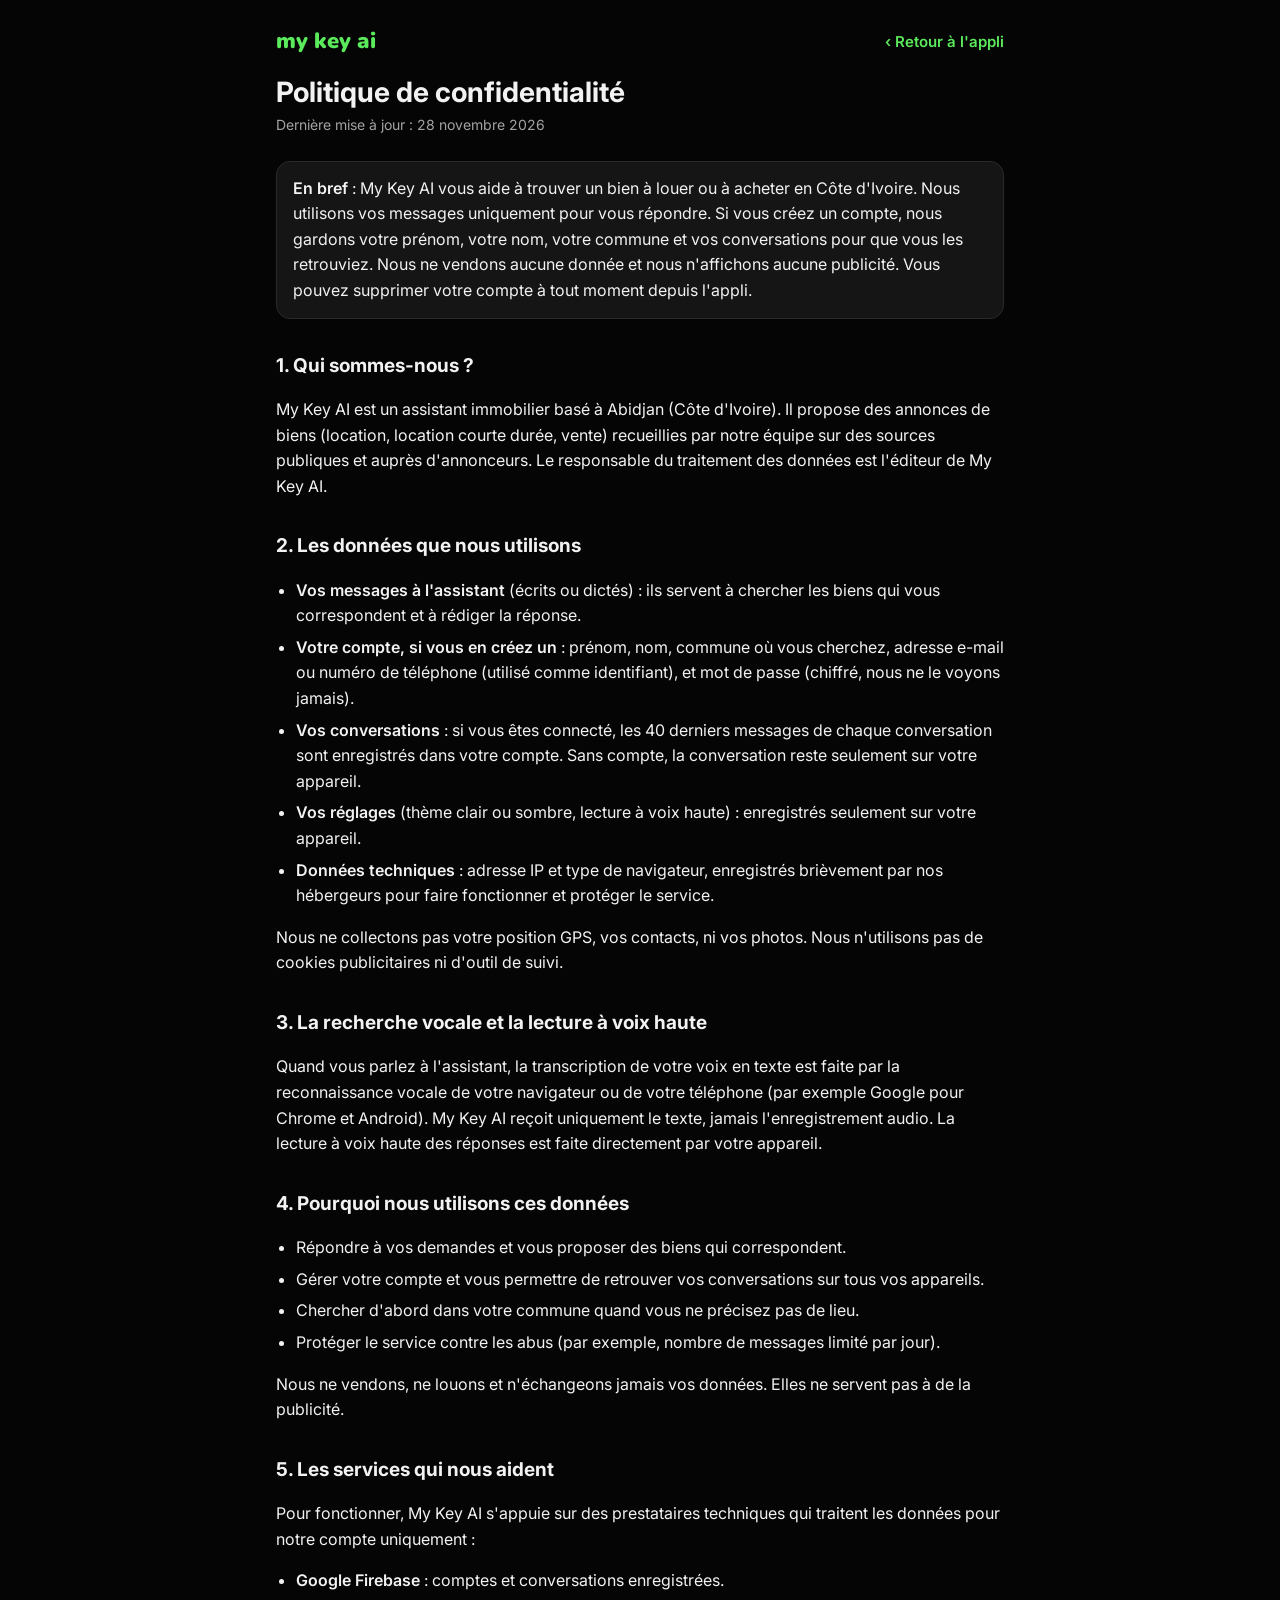
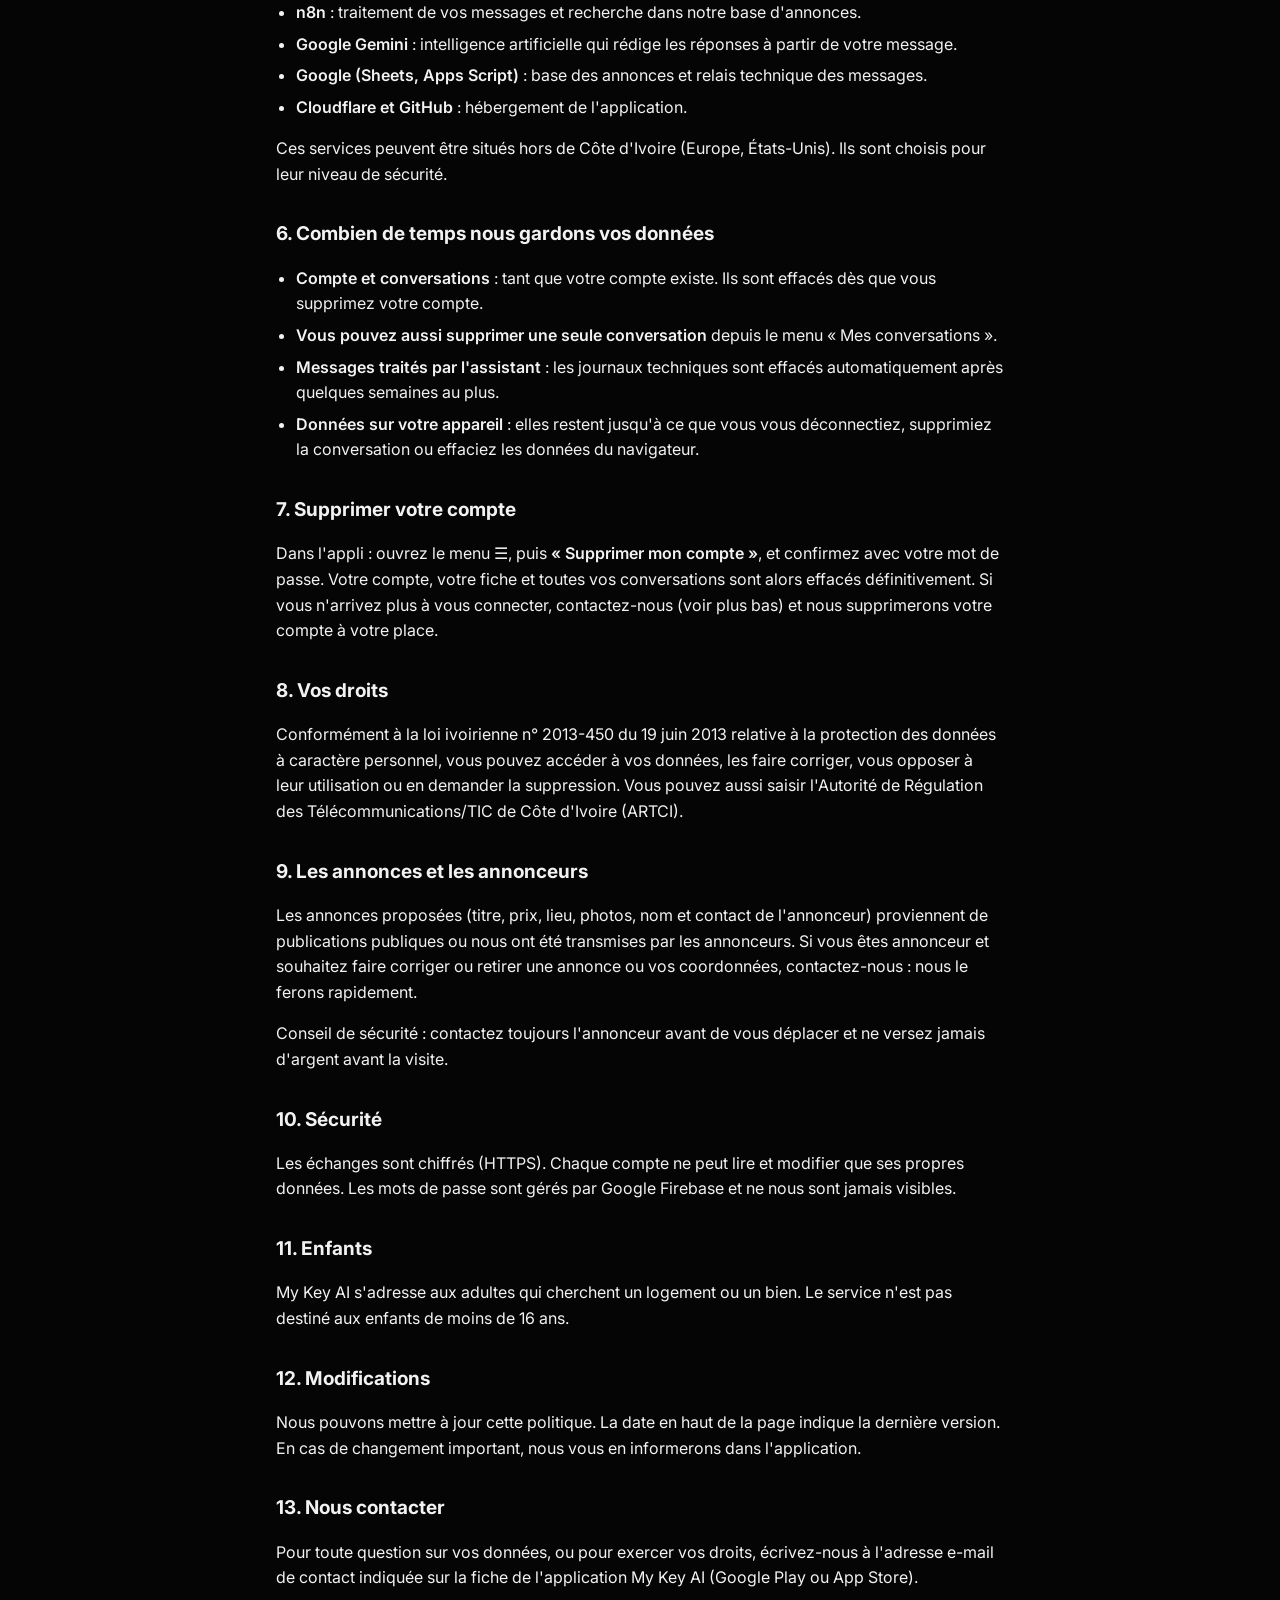
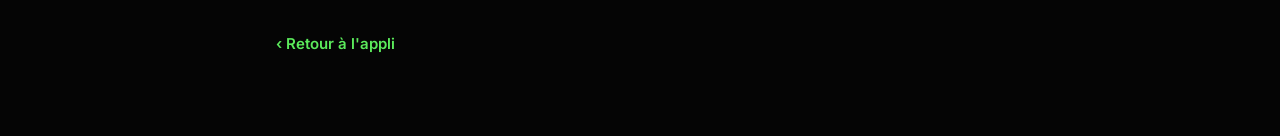
<file: confidentialite.html>
<!DOCTYPE html>
<html lang="fr">
<head>
  <meta charset="utf-8">
  <meta name="viewport" content="width=device-width, initial-scale=1, viewport-fit=cover">
  <meta name="theme-color" content="#050505">
  <meta name="description" content="Politique de confidentialité de My Key AI : quelles données sont utilisées, pourquoi, et comment les supprimer.">
  <title>Confidentialité – My Key AI</title>
  <script>try { if (localStorage.getItem("mykeyai.theme") === "light") document.documentElement.dataset.theme = "light"; } catch (e) {}</script>
  <link rel="icon" type="image/png" sizes="192x192" href="icons/icon-192.png">
  <link rel="preconnect" href="https://fonts.googleapis.com">
  <link rel="preconnect" href="https://fonts.gstatic.com" crossorigin>
  <link href="https://fonts.googleapis.com/css2?family=Inter:wght@400;600;700&family=Nunito:wght@900&display=swap" rel="stylesheet">
  <style>
    :root { --bg: #050505; --surface: #151515; --border: #2a2a2a; --text: #f2f2f2; --muted: #a3a3a3; --green: #5bea5b; }
    :root[data-theme="light"] { --bg: #ffffff; --surface: #f4f6f4; --border: #e2e6e2; --text: #141414; --muted: #5d625d; --green: #009a44; }
    * { box-sizing: border-box; }
    body { margin: 0; background: var(--bg); color: var(--text); font: 16px/1.6 Inter, system-ui, sans-serif; }
    main { max-width: 760px; margin: 0 auto; padding: 24px 16px 64px; }
    header { display: flex; align-items: center; justify-content: space-between; gap: 12px; margin-bottom: 8px; }
    .brand { font-family: Nunito, sans-serif; font-weight: 900; font-size: 22px; color: var(--green); text-decoration: none; }
    .back { color: var(--green); text-decoration: none; font-weight: 600; font-size: 15px; }
    h1 { font-size: 28px; line-height: 1.25; margin: 16px 0 4px; }
    .updated { color: var(--muted); font-size: 14px; margin: 0 0 24px; }
    h2 { font-size: 19px; margin: 32px 0 8px; }
    p, li { color: var(--text); }
    ul { padding-left: 20px; }
    li { margin: 6px 0; }
    .box { background: var(--surface); border: 1px solid var(--border); border-radius: 14px; padding: 14px 16px; margin: 16px 0; }
    a { color: var(--green); }
    strong { font-weight: 600; }
  </style>
</head>
<body>
<main>
  <header>
    <a class="brand" href="./">my key ai</a>
    <a class="back" href="./#assistant">‹ Retour à l'appli</a>
  </header>

  <h1>Politique de confidentialité</h1>
  <p class="updated">Dernière mise à jour : 28 novembre 2026</p>

  <div class="box">
    <strong>En bref</strong> : My Key AI vous aide à trouver un bien à louer ou à acheter en Côte d'Ivoire.
    Nous utilisons vos messages uniquement pour vous répondre. Si vous créez un compte, nous gardons votre prénom,
    votre nom, votre commune et vos conversations pour que vous les retrouviez. Nous ne vendons aucune donnée et nous
    n'affichons aucune publicité. Vous pouvez supprimer votre compte à tout moment depuis l'appli.
  </div>

  <h2>1. Qui sommes-nous ?</h2>
  <p>My Key AI est un assistant immobilier basé à Abidjan (Côte d'Ivoire). Il propose des annonces de biens
  (location, location courte durée, vente) recueillies par notre équipe sur des sources publiques et auprès d'annonceurs.
  Le responsable du traitement des données est l'éditeur de My Key AI.</p>

  <h2>2. Les données que nous utilisons</h2>
  <ul>
    <li><strong>Vos messages à l'assistant</strong> (écrits ou dictés) : ils servent à chercher les biens qui vous
      correspondent et à rédiger la réponse.</li>
    <li><strong>Votre compte, si vous en créez un</strong> : prénom, nom, commune où vous cherchez, adresse e-mail ou
      numéro de téléphone (utilisé comme identifiant), et mot de passe (chiffré, nous ne le voyons jamais).</li>
    <li><strong>Vos conversations</strong> : si vous êtes connecté, les 40 derniers messages de chaque conversation
      sont enregistrés dans votre compte. Sans compte, la conversation reste seulement sur votre appareil.</li>
    <li><strong>Vos réglages</strong> (thème clair ou sombre, lecture à voix haute) : enregistrés seulement sur votre appareil.</li>
    <li><strong>Données techniques</strong> : adresse IP et type de navigateur, enregistrés brièvement par nos
      hébergeurs pour faire fonctionner et protéger le service.</li>
  </ul>
  <p>Nous ne collectons pas votre position GPS, vos contacts, ni vos photos. Nous n'utilisons pas de cookies publicitaires
  ni d'outil de suivi.</p>

  <h2>3. La recherche vocale et la lecture à voix haute</h2>
  <p>Quand vous parlez à l'assistant, la transcription de votre voix en texte est faite par la reconnaissance vocale de
  votre navigateur ou de votre téléphone (par exemple Google pour Chrome et Android). My Key AI reçoit uniquement le texte,
  jamais l'enregistrement audio. La lecture à voix haute des réponses est faite directement par votre appareil.</p>

  <h2>4. Pourquoi nous utilisons ces données</h2>
  <ul>
    <li>Répondre à vos demandes et vous proposer des biens qui correspondent.</li>
    <li>Gérer votre compte et vous permettre de retrouver vos conversations sur tous vos appareils.</li>
    <li>Chercher d'abord dans votre commune quand vous ne précisez pas de lieu.</li>
    <li>Protéger le service contre les abus (par exemple, nombre de messages limité par jour).</li>
  </ul>
  <p>Nous ne vendons, ne louons et n'échangeons jamais vos données. Elles ne servent pas à de la publicité.</p>

  <h2>5. Les services qui nous aident</h2>
  <p>Pour fonctionner, My Key AI s'appuie sur des prestataires techniques qui traitent les données pour notre compte uniquement :</p>
  <ul>
    <li><strong>Google Firebase</strong> : comptes et conversations enregistrées.</li>
    <li><strong>n8n</strong> : traitement de vos messages et recherche dans notre base d'annonces.</li>
    <li><strong>Google Gemini</strong> : intelligence artificielle qui rédige les réponses à partir de votre message.</li>
    <li><strong>Google (Sheets, Apps Script)</strong> : base des annonces et relais technique des messages.</li>
    <li><strong>Cloudflare et GitHub</strong> : hébergement de l'application.</li>
  </ul>
  <p>Ces services peuvent être situés hors de Côte d'Ivoire (Europe, États-Unis). Ils sont choisis pour leur niveau de sécurité.</p>

  <h2>6. Combien de temps nous gardons vos données</h2>
  <ul>
    <li><strong>Compte et conversations</strong> : tant que votre compte existe. Ils sont effacés dès que vous supprimez votre compte.</li>
    <li><strong>Vous pouvez aussi supprimer une seule conversation</strong> depuis le menu « Mes conversations ».</li>
    <li><strong>Messages traités par l'assistant</strong> : les journaux techniques sont effacés automatiquement après quelques semaines au plus.</li>
    <li><strong>Données sur votre appareil</strong> : elles restent jusqu'à ce que vous vous déconnectiez, supprimiez la conversation ou effaciez les données du navigateur.</li>
  </ul>

  <h2>7. Supprimer votre compte</h2>
  <p>Dans l'appli : ouvrez le menu ☰, puis <strong>« Supprimer mon compte »</strong>, et confirmez avec votre mot de passe.
  Votre compte, votre fiche et toutes vos conversations sont alors effacés définitivement. Si vous n'arrivez plus à vous
  connecter, contactez-nous (voir plus bas) et nous supprimerons votre compte à votre place.</p>

  <h2>8. Vos droits</h2>
  <p>Conformément à la loi ivoirienne n° 2013-450 du 19 juin 2013 relative à la protection des données à caractère personnel,
  vous pouvez accéder à vos données, les faire corriger, vous opposer à leur utilisation ou en demander la suppression.
  Vous pouvez aussi saisir l'Autorité de Régulation des Télécommunications/TIC de Côte d'Ivoire (ARTCI).</p>

  <h2>9. Les annonces et les annonceurs</h2>
  <p>Les annonces proposées (titre, prix, lieu, photos, nom et contact de l'annonceur) proviennent de publications publiques
  ou nous ont été transmises par les annonceurs. Si vous êtes annonceur et souhaitez faire corriger ou retirer une annonce
  ou vos coordonnées, contactez-nous : nous le ferons rapidement.</p>
  <p>Conseil de sécurité : contactez toujours l'annonceur avant de vous déplacer et ne versez jamais d'argent avant la visite.</p>

  <h2>10. Sécurité</h2>
  <p>Les échanges sont chiffrés (HTTPS). Chaque compte ne peut lire et modifier que ses propres données. Les mots de passe
  sont gérés par Google Firebase et ne nous sont jamais visibles.</p>

  <h2>11. Enfants</h2>
  <p>My Key AI s'adresse aux adultes qui cherchent un logement ou un bien. Le service n'est pas destiné aux enfants de moins de 16 ans.</p>

  <h2>12. Modifications</h2>
  <p>Nous pouvons mettre à jour cette politique. La date en haut de la page indique la dernière version. En cas de changement
  important, nous vous en informerons dans l'application.</p>

  <h2>13. Nous contacter</h2>
  <p>Pour toute question sur vos données, ou pour exercer vos droits, écrivez-nous à l'adresse e-mail de contact indiquée
  sur la fiche de l'application My Key AI (Google Play ou App Store).</p>

  <p style="margin-top:40px"><a class="back" href="./#assistant">‹ Retour à l'appli</a></p>
</main>
</body>
</html>
</file>
